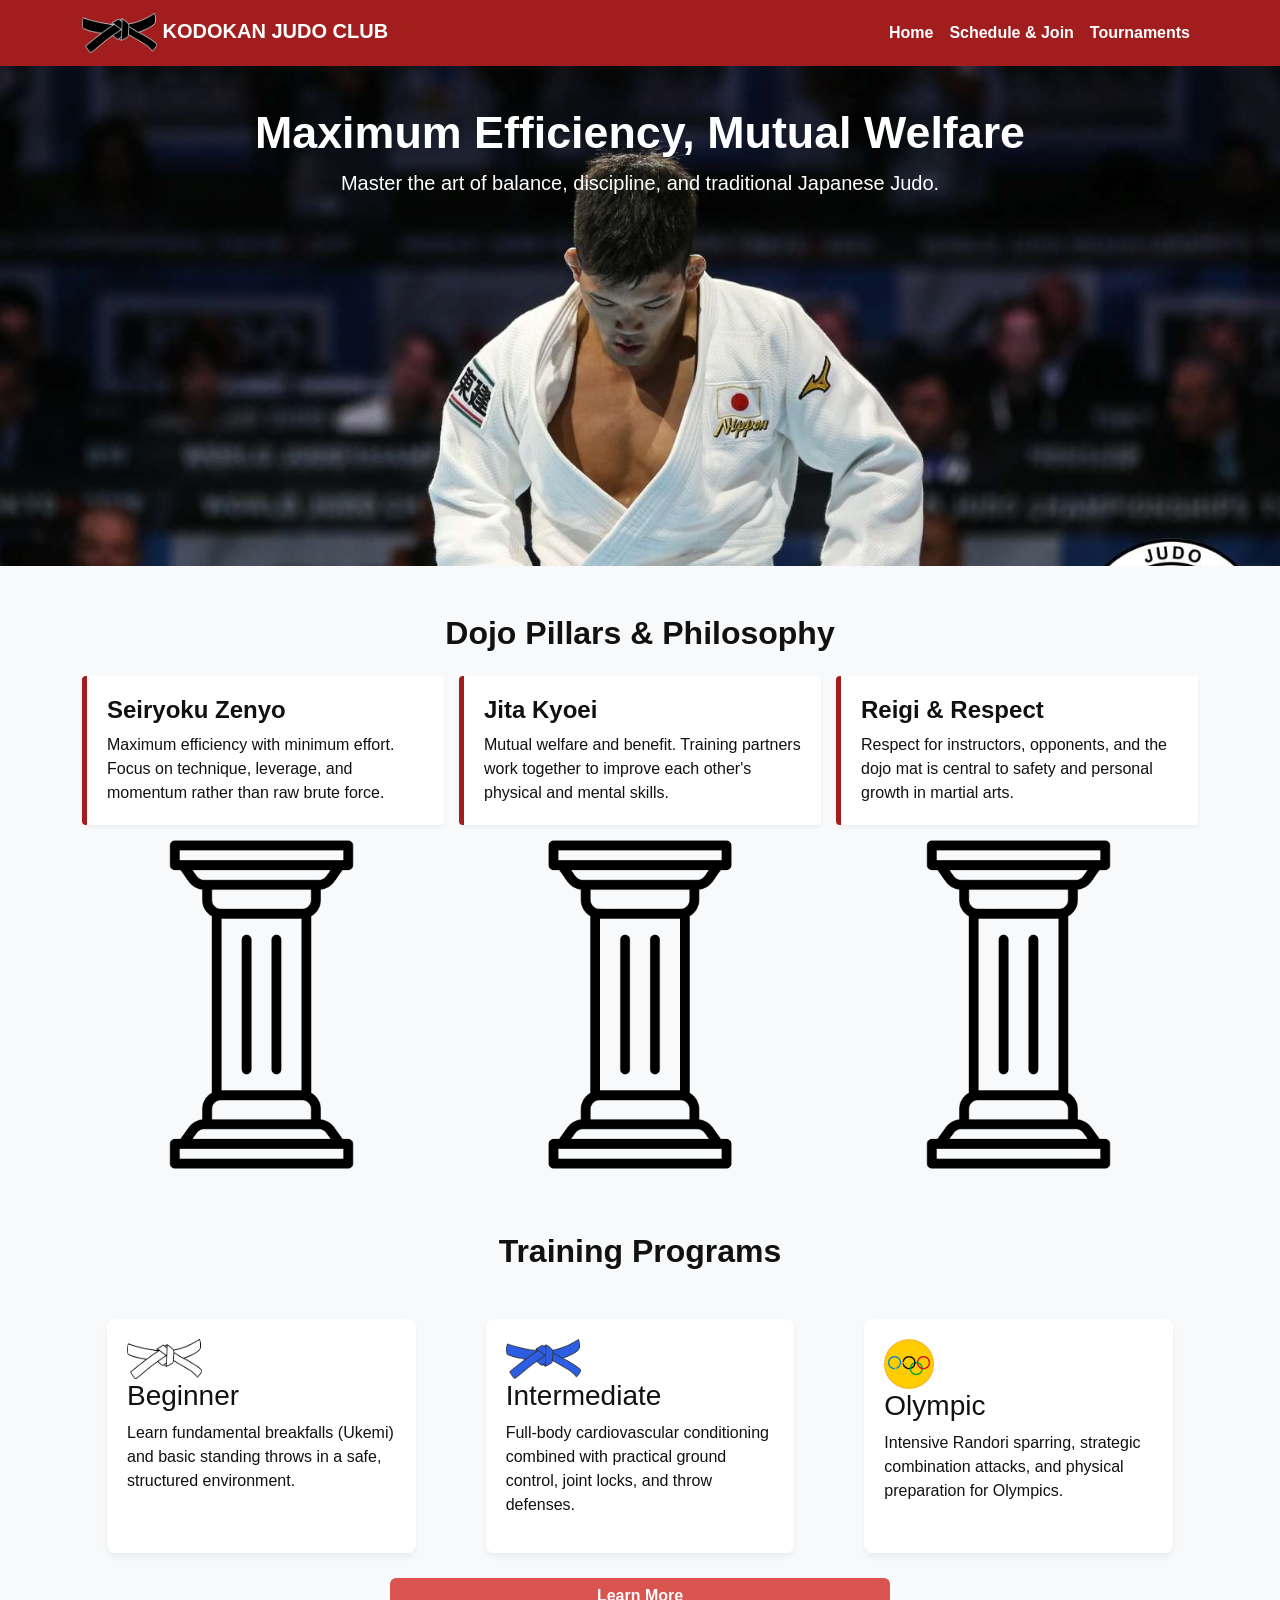
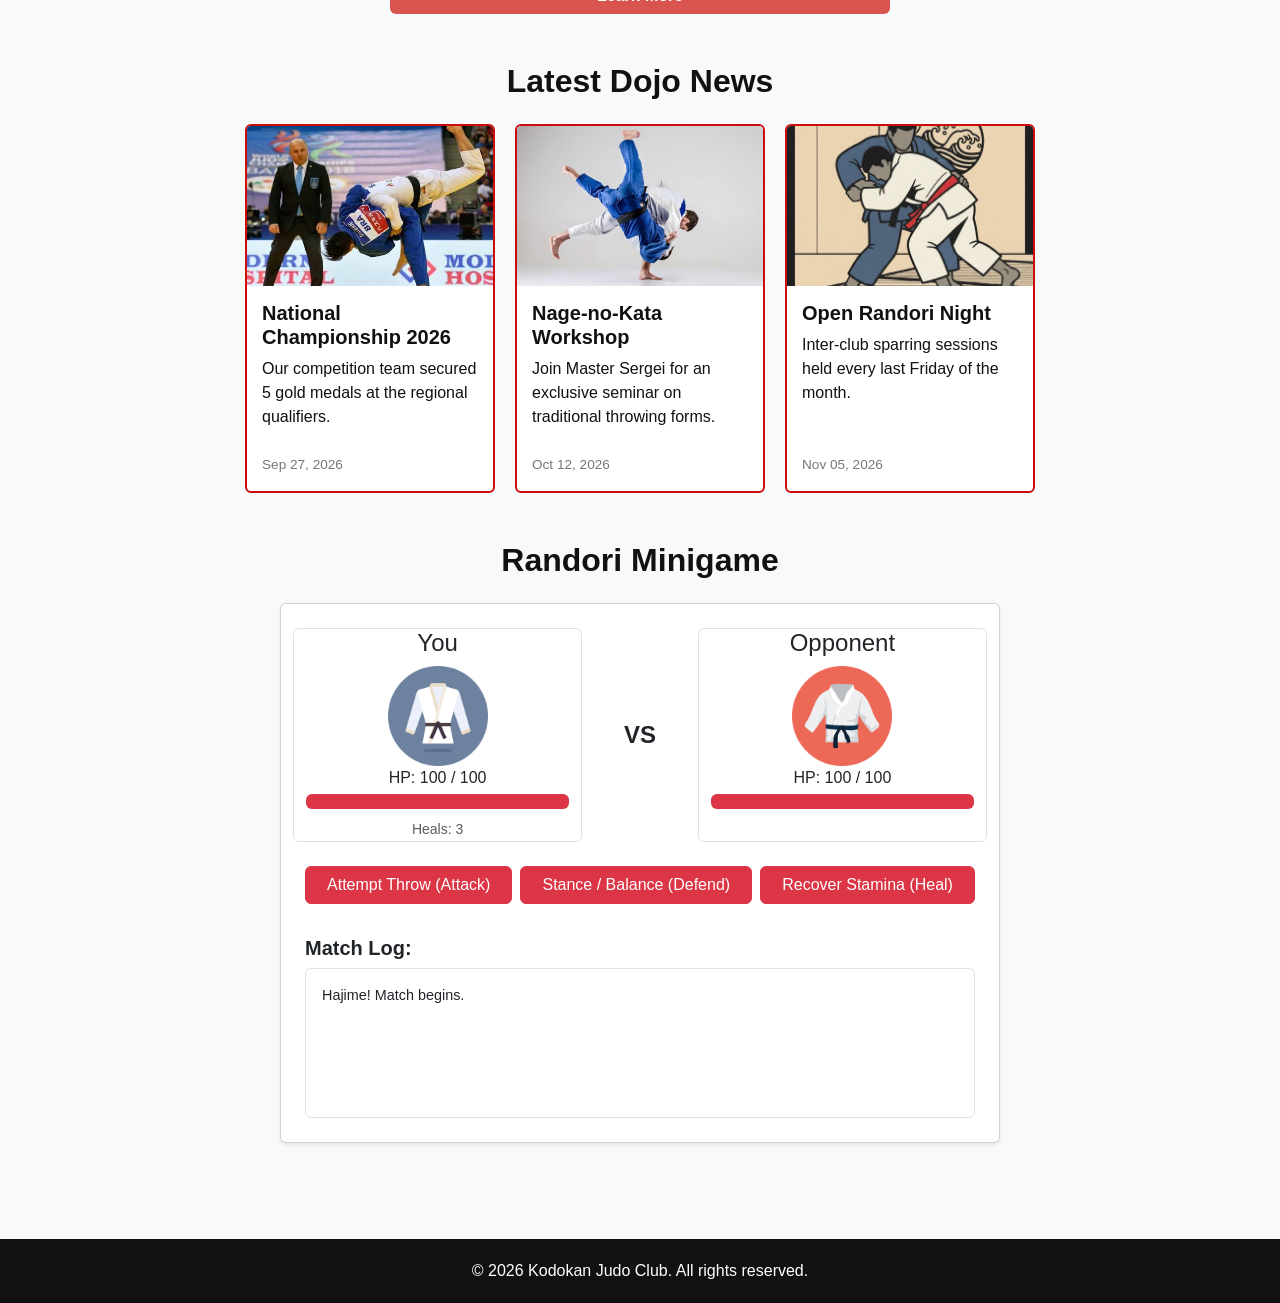
<file: index.html>
<!DOCTYPE html>
<html lang="en">
<head>
  <meta charset="UTF-8">
  <meta name="viewport" content="width=device-width, initial-scale=1.0">
  <title>Judo Club | Home</title>
  <link href="https://cdn.jsdelivr.net/npm/bootstrap@5.3.0/dist/css/bootstrap.min.css" rel="stylesheet">
  <link rel="stylesheet" href="css/style.css">
</head>
<body>



  <nav class="navbar navbar-expand-lg navbar-custom sticky-top">
    <div class="container">
      <a class="navbar-brand fw-bold" href="index.html">
         <img src="images/Black.png" alt="Logo" width="75" height="40">
         KODOKAN JUDO CLUB</a>
      
      <div class="collapse navbar-collapse" id="navbarNav">
        <ul class="navbar-nav ms-auto">
    <li class="nav-item">
        <a class="nav-link fw-bold" href="index.html">Home</a>
    </li>
    <li class="nav-item">
        <a class="nav-link fw-bold" href="join.html">Schedule & Join</a>
    </li>
    <li class="nav-item">
        <a class="nav-link fw-bold" href="tournament.html">Tournaments</a>
    </li>
</ul>
      </div>
    </div>
  </nav>



  <header class="hero-section">
    <div class="container">
      <h1>Maximum Efficiency, Mutual Welfare</h1>
      <p class="lead">Master the art of balance, discipline, and traditional Japanese Judo.</p>
    </div>
  </header>

  <main class="container my-5">



    <section>
      <h2 class="fw-bold mb-4 text-center">Dojo Pillars & Philosophy</h2>
      <div class="principles-grid">
        <div class="principle-card">
          <h3 class="h4 fw-bold">Seiryoku Zenyo</h3>
          <p class="mb-0">Maximum efficiency with minimum effort. Focus on technique, leverage, and momentum rather than raw brute force.</p>
        </div>
        <div class="principle-card">
          <h3 class="h4 fw-bold">Jita Kyoei</h3>
          <p class="mb-0">Mutual welfare and benefit. Training partners work together to improve each other's physical and mental skills.</p>
        </div>
        <div class="principle-card">
          <h3 class="h4 fw-bold">Reigi & Respect</h3>
          <p class="mb-0">Respect for instructors, opponents, and the dojo mat is central to safety and personal growth in martial arts.</p>
        </div>
      </div>
    </section>

    <section class="mb-5">
      <div class="pillar-grid">
        <div class="Pillar">
            <img src = "images/Pillar.png" width = 400px height = 400px>
        </div>
        <div class="Pillar">
            <img src = "images/Pillar.png" width = 400px height = 400px>
        </div>
        <div class="Pillar">
            <img src = "images/Pillar.png" width = 400px height = 400px>
        </div>
      </div>
    </section>



    <section class="mb-5">
      <h2 class="fw-bold mb-4 text-center">Training Programs</h2>
      <div class="card-row">
        <div class="card-item">
         <img src="images/White.png" alt="White" width="75" height="40">
          <h3>Beginner</h3>
          <p>Learn fundamental breakfalls (Ukemi) and basic standing throws in a safe, structured environment.</p>
        </div>
        <div class="card-item">
        <img src="images/Blue.png" alt="Blue" width="75" height="40">
          <h3>Intermediate</h3>
          <p>Full-body cardiovascular conditioning combined with practical ground control, joint locks, and throw defenses.</p>
        </div>
        <div class="card-item">
        <img src="images/Medal.png" alt="Black" width="50" height="50">
          <h3>Olympic</h3>
          <p>Intensive Randori sparring, strategic combination attacks, and physical preparation for Olympics.</p>
        </div>
      </div>
      <div class = "learn-button">
               <a href="join.html" class="btn btn-judo w-100">Learn More</a>
        </div>
    </section>



    <section>
      <h2 class="fw-bold mb-4 text-center">Latest Dojo News</h2>
      <div class="news-grid">
        <article class="news-card">
          <img src="images/champ.jpg" alt="Championship" class="news-img">
          <div class="news-body">
            <h3 class="h5 fw-bold">National Championship 2026</h3>
            <p class="news-desc">Our competition team secured 5 gold medals at the regional qualifiers.</p>
            <span class="news-date">Sep 27, 2026</span>
          </div>
        </article>
        <article class="news-card">
          <img src="images/throw.jpg" alt="Kata Seminar" class="news-img">
          <div class="news-body">
            <h3 class="h5 fw-bold">Nage-no-Kata Workshop</h3>
            <p class="news-desc">Join Master Sergei for an exclusive seminar on traditional throwing forms.</p>
            <span class="news-date">Oct 12, 2026</span>
          </div>
        </article>
        <article class="news-card">
          <img src="images/randori.jpg" alt="Open Randori" class="news-img">
          <div class="news-body">
            <h3 class="h5 fw-bold">Open Randori Night</h3>
            <p class="news-desc">Inter-club sparring sessions held every last Friday of the month.</p>
            <span class="news-date">Nov 05, 2026</span>
          </div>
        </article>
      </div>
    </section>

<section id="game-section" class="py-5 bg-light">

    <h2 class="text-center mb-4 fw-bold">Randori Minigame</h2>

  <div class="container">
    <div class="row justify-content-center">
      <div class="col-lg-8">
        <div class="card shadow-sm p-4">
          <div class="row text-center mb-4">

        
            <div class="col-md-5 p-0.25 border rounded bg-white">
              <h4>You</h4>
            <img src = "images/You.png" height = 100px width = 100px>
              <p class="mb-1">HP: <span id="heroHpText">100</span> / 100</p>
              <div class="progress stat-bar mb-2" style="height: 15px;">
                <div id="heroHpBar" class="progress-bar bg-danger" role="progressbar" style="width: 100%;"></div>
              </div>
              <small class="text-muted">Heals: <span id="healsLeftCount">3</span></small>            </div>

            <div class="col-md-2 d-flex align-items-center justify-content-center my-2 my-md-0">
              <span class="fw-bold fs-4">VS</span>
            </div>

            <div class="col-md-5 p-0.25 border rounded bg-white">
              <h4>Opponent</h4>
               <img src = "images/Opponent.png" height = 100px width = 100px>
              <p class="mb-1">HP: <span id="enemyHpText">100</span> / 100</p>
              <div class="progress stat-bar mb-2" style="height: 15px;">
                <div id="enemyHpBar" class="progress-bar bg-danger" role="progressbar" style="width: 100%;"></div>
              </div>
            </div>
          </div>

          <div class="d-grid gap-2 d-md-flex justify-content-md-center mb-2">
            <button id="attackBtn" class="btn btn-danger  flex-fill">Attempt Throw (Attack)</button>
            <button id="defendBtn" class="btn btn-danger  flex-fill">Stance / Balance (Defend)</button>
            <button id="healBtn" class="btn btn-danger  flex-fill">Recover Stamina (Heal)</button>
          </div>

          <div class="d-grid mb-4">
            <button id="restartBtn" class="btn btn-dark btn-lg d-none">New Match</button>
          </div>

          <div>
            <h5 class="fw-bold mb-2">Match Log:</h5>
            <ul id="actionLog" class="list-unstyled p-3 mb-0 bg-white border rounded" style="height: 150px; overflow-y: auto; font-size: 0.9rem;">
              <li class="text-muted"></li>
            </ul>
          </div>

        </div>
      </div>
    </div>
  </div>
</section>



  </main>

  <footer class="text-center">
    <div class="container">
      <p class="mb-0">&copy; 2026 Kodokan Judo Club. All rights reserved.</p>
    </div>
  </footer>

  <script src="https://cdn.jsdelivr.net/npm/bootstrap@5.3.0/dist/js/bootstrap.bundle.min.js"></script>
  <script src="https://code.jquery.com/jquery-3.7.1.min.js"></script>
  <script src="js/game.js" defer></script>
</body>
</html>
</file>
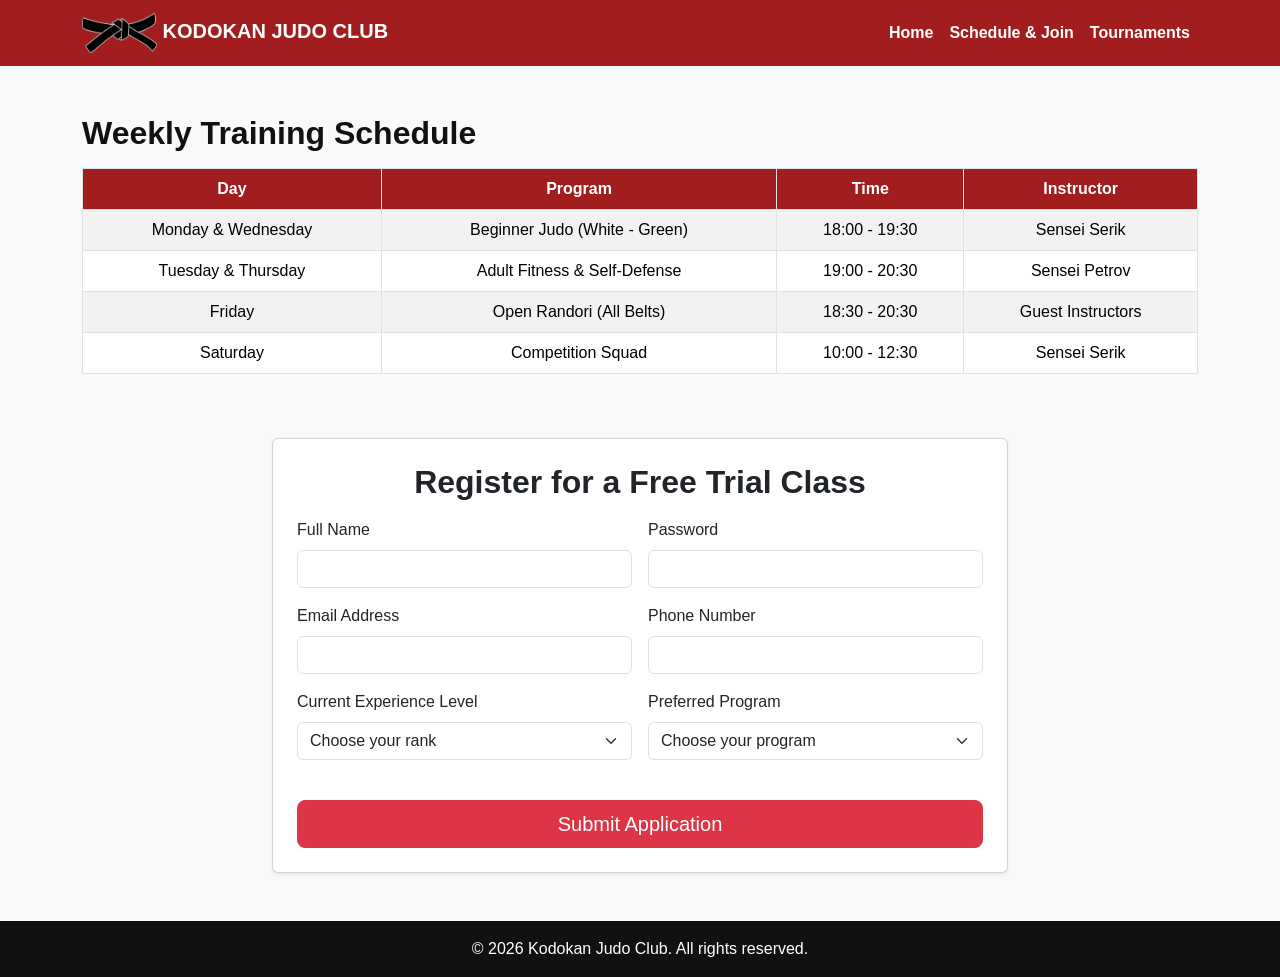
<file: join.html>
<!DOCTYPE html>
<html lang="en">
<head>
  <meta charset="UTF-8">
  <meta name="viewport" content="width=device-width, initial-scale=1.0">
  <title>Schedule & Join | Judo Club</title>
  <link href="https://cdn.jsdelivr.net/npm/bootstrap@5.3.0/dist/css/bootstrap.min.css" rel="stylesheet">
  <link rel="stylesheet" href="css/style.css">
</head>
<body>

  <nav class="navbar navbar-expand-lg navbar-custom sticky-top">
    <div class="container">
      <a class="navbar-brand fw-bold" href="index.html">
        <img src="images/Black.png" alt="Logo" width="75" height="40">
        KODOKAN JUDO CLUB
      </a>
      <button class="navbar-toggler text-white" type="button" data-bs-toggle="collapse" data-bs-target="#navbarNav">
        <span class="navbar-toggler-icon"></span>
      </button>
      <div class="collapse navbar-collapse" id="navbarNav">
        <ul class="navbar-nav ms-auto">
          <li class="nav-item">
            <a class="nav-link fw-bold" href="index.html">Home</a>
          </li>
          <li class="nav-item">
            <a class="nav-link fw-bold" href="join.html">Schedule & Join</a>
          </li>
          <li class="nav-item">
            <a class="nav-link fw-bold" href="tournament.html">Tournaments</a>
          </li>
        </ul>
      </div>
    </div>
  </nav>

  <main class="container my-5">
    
    <section class="mb-5">
      <h2 class="fw-bold mb-3">Weekly Training Schedule</h2>      
      <div class="table-responsive">
        <table class="table table-bordered table-striped table-judo text-center align-middle">
          <thead>
            <tr>
              <th>Day</th>
              <th>Program</th>
              <th>Time</th>
              <th>Instructor</th>
            </tr>
          </thead>
          <tbody>
            <tr>
              <td>Monday & Wednesday</td>
              <td>Beginner Judo (White - Green)</td>
              <td>18:00 - 19:30</td>
              <td>Sensei Serik</td>
            </tr>
            <tr>
              <td>Tuesday & Thursday</td>
              <td>Adult Fitness & Self-Defense</td>
              <td>19:00 - 20:30</td>
              <td>Sensei Petrov</td>
            </tr>
            <tr>
              <td>Friday</td>
              <td>Open Randori (All Belts)</td>
              <td>18:30 - 20:30</td>
              <td>Guest Instructors</td>
            </tr>
            <tr>
              <td>Saturday</td>
              <td>Competition Squad</td>
              <td>10:00 - 12:30</td>
              <td>Sensei Serik</td>
            </tr>
          </tbody>
        </table>
      </div>
    </section>

    <section class="row justify-content-center">
      <div class="col-lg-8">
        <div class="card p-4 shadow-sm">
          <h2 class="fw-bold mb-3 text-center">Register for a Free Trial Class</h2>
          
          <form id="trialForm" novalidate>
            <div class="row g-3">
              
              <div class="col-md-6">
                <label for="fullName" class="form-label">Full Name</label>
                <input type="text" class="form-control" id="fullName" required minlength="3">
                <div class="invalid-feedback" id="fullNameError">Please enter your full name (at least 3 characters).</div>
              </div>

              <div class="col-md-6">
                <label for="password" class="form-label">Password</label>
                <input type="password" class="form-control" id="password" required minlength="6">
                <div class="invalid-feedback" id="passwordError">Password must be at least 6 characters long.</div>
              </div>
              
              <div class="col-md-6">
                <label for="email" class="form-label">Email Address</label>
                <input type="email" class="form-control" id="email" required>
                <div class="invalid-feedback" id="emailError">Please enter a valid email address.</div>
              </div>

              <div class="col-md-6">
                <label for="phoneNumber" class="form-label">Phone Number</label>
                <input type="tel" class="form-control" id="phoneNumber" required pattern="[0-9+\\-\\s]{10,}">
                <div class="invalid-feedback" id="phoneNumberError">Please enter a valid phone number (at least 10 digits).</div>
              </div>

              <div class="col-md-6">
                <label for="beltRank" class="form-label">Current Experience Level</label>
                <select class="form-select" id="beltRank" required>
                  <option value="" selected disabled>Choose your rank</option>
                  <option value="none">Complete Beginner (No Experience)</option>
                  <option value="white">White / Yellow Belt</option>
                  <option value="intermediate">Green / Blue / Brown Belt</option>
                  <option value="black">Black Belt (Dan Rank)</option>
                </select>
                <div class="invalid-feedback" id="beltRankError">Please select your experience level.</div>
              </div>

              <div class="col-md-6">
                <label for="session" class="form-label">Preferred Program</label>
                <select class="form-select" id="session" required>
                  <option value="" selected disabled>Choose your program</option>
                  <option value="beginner">Beginner</option>
                  <option value="fitness">Intermediate</option>
                  <option value="competition">Olympic</option>
                </select>
                <div class="invalid-feedback" id="sessionError">Please select a preferred program.</div>
              </div>

              <div class="col-12">
                <div id="errorSummaryBox" class="alert alert-danger d-none mb-0" role="alert">
                  Please correct the highlighted errors before submitting.
                </div>
              </div>

              <div class="col-12">
                <button type="submit" class="btn btn-danger btn-lg w-100 mt-2">Submit Application</button>
              </div>
            </div>
          </form>

          <div id="successCard" class="card mt-4 p-4 border-primary bg-white d-none text-center">
            <h4 class="text-primary fw-bold mb-3">Application Submitted</h4>
            <p class="mb-1"><strong id="resName"></strong>. We have received your trial class request.</p>
            <p class="mb-3">Confirmation email has been sent to <strong id="resEmail"></strong>.</p>
                  </div>

        </div>
      </div>
    </section>

  </main>

  <footer class="text-center py-3">
    <div class="container">
      <p class="mb-0">&copy; 2026 Kodokan Judo Club. All rights reserved.</p>
    </div>
  </footer>

  <script src="https://code.jquery.com/jquery-3.7.1.min.js"></script>
  <script src="https://cdn.jsdelivr.net/npm/bootstrap@5.3.0/dist/js/bootstrap.bundle.min.js"></script>
  <script src="js/validation.js"></script>
  <script src="js/effects.js"></script>
</body>
</html>
</file>
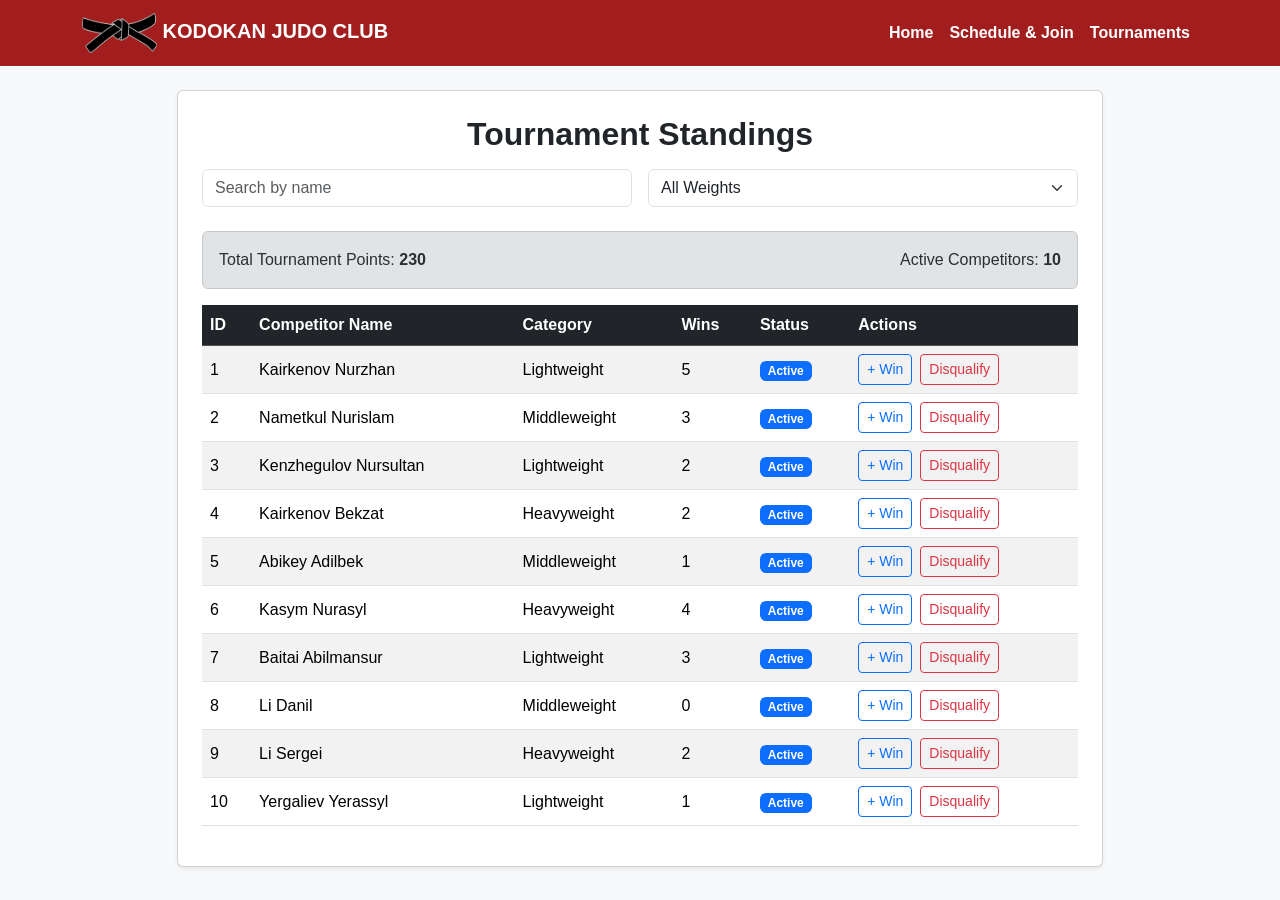
<file: tournament.html>
<!DOCTYPE html>
<html lang="en">
<head>
  <meta charset="UTF-8">
  <meta name="viewport" content="width=device-width, initial-scale=1.0">
  <title>Kodokan Judo Club - Tournament Table</title>

  <link href="https://cdn.jsdelivr.net/npm/bootstrap@5.3.0/dist/css/bootstrap.min.css" rel="stylesheet">
  <link rel="stylesheet" href="css/style.css">

</head>
<body>
    <nav class="navbar navbar-expand-lg navbar-custom sticky-top">
    <div class="container">
      <a class="navbar-brand fw-bold" href="index.html">
         <img src="images/Black.png" alt="Logo" width="75" height="40">
         KODOKAN JUDO CLUB</a>
      
      <div class="collapse navbar-collapse" id="navbarNav">
        <ul class="navbar-nav ms-auto">
    <li class="nav-item">
        <a class="nav-link fw-bold" href="index.html">Home</a>
    </li>
    <li class="nav-item">
        <a class="nav-link fw-bold" href="join.html">Schedule & Join</a>
    </li>
    <li class="nav-item">
        <a class="nav-link fw-bold" href="tournament.html">Tournaments</a>
    </li>
</ul>
      </div>
    </div>
  </nav>

  <main class="container py-4">
    <div class="row justify-content-center">
      <div class="col-lg-10">
        <div class="card shadow-sm p-4 bg-white">
          <h2 class="fw-bold mb-3 text-center">Tournament Standings</h2>
          <div class="row g-3 mb-4">
            <div class="col-md-6">
              <input type="text" id="searchInput" class="form-control" placeholder="Search by name">
            </div>
            <div class="col-md-6">
              <select id="weightFilter" class="form-select">
                <option value="all">All Weights</option>
                <option value="Lightweight">Lightweight (-66kg)</option>
                <option value="Middleweight">Middleweight (-81kg)</option>
                <option value="Heavyweight">Heavyweight (+81kg)</option>
              </select>
            </div>
          </div>

          <div id="ruleMessage" class="alert alert-warning d-none" role="alert"></div>

          <div class="alert alert-secondary d-flex justify-content-between align-items-center mb-3">
            <span>Total Tournament Points: <strong id="totalPointsDisplay">0</strong></span>
            <span>Active Competitors: <strong id="activeCountDisplay">0</strong></span>
          </div>

          <div class="table-responsive">
            <table class="table table-striped table-hover align-middle">
              <thead class="table-dark">
                <tr>
                  <th>ID</th>
                  <th>Competitor Name</th>
                  <th>Category</th>
                  <th>Wins</th>
                  <th>Status</th>
                  <th>Actions</th>
                </tr>
              </thead>
              <tbody id="tournamentTableBody">
              </tbody>
            </table>
          </div>
          
          <div id="emptyMessage" class="text-center text-muted py-4 d-none">No competitors found.</div>

        </div>
      </div>
    </div>
</main>

  <script src="https://code.jquery.com/jquery-3.7.1.min.js"></script>
  <script src="https://cdn.jsdelivr.net/npm/bootstrap@5.3.0/dist/js/bootstrap.bundle.min.js"></script>
  <script src="js/effects.js"></script>
  <script src="js/tournament.js" defer></script>
</body>
</html>
</file>
<file: css/style.css>
:root {
  --primary-navy: #a21e1e;
  --accent-red: #d9534f;
  --bg-light: #f8f9fa;
  --dark-slate: #111111;
  --border-color: #cd0c0c;
}

body {
  font-family: 'Segoe UI', Tahoma, Geneva, Verdana, sans-serif;
  color: var(--dark-slate);
  background-color: var(--bg-light);
}

.navbar-custom {
  background-color: var(--primary-navy);
}

.navbar-custom .navbar-brand,
.navbar-custom .nav-link {
  color: #ffffff;
}

.navbar-custom .nav-link:hover {
  color: #000000;
}


.hero-section {
  background: url('../images/hero.jpg') center/cover no-repeat;
  color: #ffffff;
  text-align: center;
  position: relative; 
  min-height: 500px;  
}

.hero-section .container {
  position: absolute;
  top: 40px;          
  left: 0;
  right: 0;
  margin: 0 auto;     
  padding: 0 20px;
}
.hero-section h1 {
  font-size: 2.8rem;
  font-weight: 700;
}

.principles-grid {
  display: grid;
  grid-template-columns: repeat(3, 1fr);
  gap: 15px;
}

.pillar-grid {
  display: grid;
  grid-template-columns: repeat(auto-fit, minmax(280px, 2fr));
  gap: 20px;
}

.principle-card {
  background-color: #ffffff;
  border-left: 5px solid var(--primary-navy);
  padding: 20px;
  border-radius: 4px;
  box-shadow: 0 2px 4px rgba(0,0,0,0.05);
  width: 100%;
  box-sizing: border-box;
}

.Pillar {
  display: flex;
    justify-content: center;
    width: 100%;
}

.Pillar img {
    width: 100%;
    max-width: 400px;
    height: auto;
    object-fit: contain;
}

.principle-card.accent {
  border-left-color: var(--accent-red);
}

.card-row {
  display: flex;
  flex-wrap: wrap;
  gap: 20px;
  align-items: stretch;
}

.card-item {
  flex: 1 1 280px;
  display: flex;
  flex-direction: column;
  background: #ffffff;
  border: px solid var(--border-color);
  border-radius: 8px;
  padding: 20px;
  box-shadow: 0 4px 6px rgba(0, 0, 0, 0.05);
  margin: 25px;
}

.learn-button {
    display: flex;   
    width: 500px;            
    max-width: 100%;         
    margin: 0 auto;          
}
.card-item p {
  flex-grow: 1;
}

.news-grid {
  display: flex;
  justify-content: center;
  grid-template-columns: repeat(auto-fill, minmax(240px, 1fr));
  gap: 20px;
}

.news-card {
  display: flex;
  flex-direction: column;
  background: #ffffff;
  border: 2.5px solid var(--border-color);
  border-radius: 6px;
  overflow: hidden;
  width: 250px;
}

.news-img {
  width: 100%;
  height: 160px;
  object-fit: cover;
}

.news-body {
  display: flex;
  flex-direction: column;
  padding: 15px;
  flex: 1;
}

.news-desc { 
  flex-grow: 1; 
}

.news-date { 
  font-size: 0.85rem; 
  color: #777; 
  margin-top: 10px; 
}

.btn-judo {
  background-color: var(--accent-red);
  color: #ffffff;
  border: none;
  font-weight: 600;
}

.btn-judo:hover {
  background-color: #c9302c;
  color: #ffffff;
}

.table-judo th {
  background-color: var(--primary-navy);
  color: #ffffff;
}

footer {
  background-color: var(--dark-slate);
  color: #ffffff;
  padding: 20px 0;
  margin-top: 40px;
}
</file>
